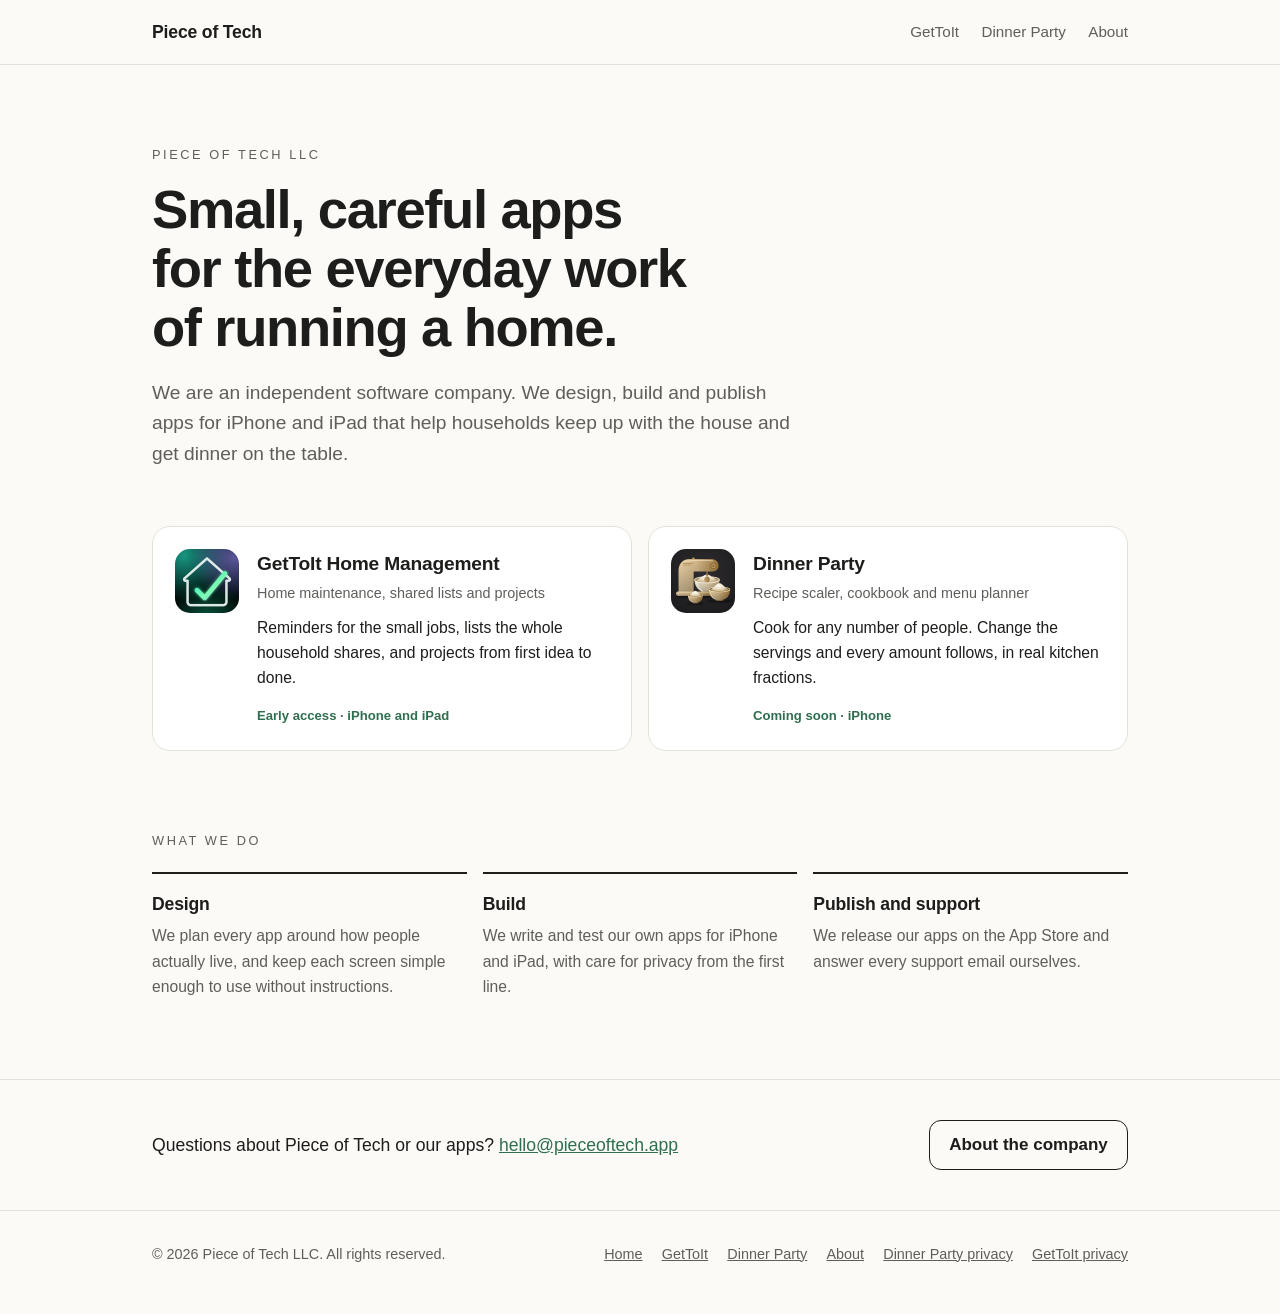
<file: index.html>
<!doctype html>
<html lang="en">
<head>
<meta charset="utf-8">
<meta name="viewport" content="width=device-width, initial-scale=1">
<title>Piece of Tech LLC · Apps for life at home</title>
<meta name="description" content="Piece of Tech LLC is an independent software company that designs, builds and publishes apps for iPhone and iPad, including GetToIt Home Management and Dinner Party.">
<meta property="og:title" content="Piece of Tech LLC · Apps for life at home">
<meta property="og:description" content="Piece of Tech LLC is an independent software company that designs, builds and publishes apps for iPhone and iPad, including GetToIt Home Management and Dinner Party.">
<meta property="og:url" content="https://pieceoftech.app/">
<meta property="og:type" content="website">
<meta property="og:site_name" content="Piece of Tech LLC">
<link rel="canonical" href="https://pieceoftech.app/">
<link rel="stylesheet" href="/assets/site.css">
</head>
<body>
<header class="top">
  <div class="wrap">
    <a class="wordmark" href="/">Piece of Tech</a>
    <nav aria-label="Main">
      <a href="/apps/gettoit/">GetToIt</a>
      <a href="/apps/dinner-party/">Dinner Party</a>
      <a href="/about/">About</a>
    </nav>
  </div>
</header>

<main>
<section class="wrap intro" aria-labelledby="intro-title">
  <p class="eyebrow">Piece of Tech LLC</p>
  <h1 id="intro-title">Small, careful apps for the everyday work of running a home.</h1>
  <p class="lead">We are an independent software company. We design, build and publish apps for iPhone and iPad that help households keep up with the house and get dinner on the table.</p>
</section>

<section class="wrap apps" aria-label="Our apps">
  <a class="app-card" href="/apps/gettoit/">
    <img src="/assets/gettoit/icon.png" alt="" width="64" height="64">
    <div>
      <h2>GetToIt Home Management</h2>
      <p class="kind">Home maintenance, shared lists and projects</p>
      <p>Reminders for the small jobs, lists the whole household shares, and projects from first idea to done.</p>
      <span class="status">Early access · iPhone and iPad</span>
    </div>
  </a>
  <a class="app-card" href="/apps/dinner-party/">
    <img src="/assets/dinner-party/icon.png" alt="" width="64" height="64">
    <div>
      <h2>Dinner Party</h2>
      <p class="kind">Recipe scaler, cookbook and menu planner</p>
      <p>Cook for any number of people. Change the servings and every amount follows, in real kitchen fractions.</p>
      <span class="status">Coming soon · iPhone</span>
    </div>
  </a>
</section>

<section class="wrap what" aria-labelledby="what-title">
  <h2 id="what-title">What we do</h2>
  <div><h3>Design</h3><p>We plan every app around how people actually live, and keep each screen simple enough to use without instructions.</p></div>
  <div><h3>Build</h3><p>We write and test our own apps for iPhone and iPad, with care for privacy from the first line.</p></div>
  <div><h3>Publish and support</h3><p>We release our apps on the App Store and answer every support email ourselves.</p></div>
</section>

<section class="contact-band" aria-label="Contact">
  <div class="wrap">
    <p>Questions about Piece of Tech or our apps? <a href="mailto:hello@pieceoftech.app">hello@pieceoftech.app</a></p>
    <a class="btn" href="/about/">About the company</a>
  </div>
</section>
</main>

<footer>
  <div class="wrap">
    <span>&copy; 2026 Piece of Tech LLC. All rights reserved.</span>
    <span class="links"><a href="/">Home</a><a href="/apps/gettoit/">GetToIt</a><a href="/apps/dinner-party/">Dinner Party</a><a href="/about/">About</a><a href="/dinner-party/">Dinner Party privacy</a><a href="https://gettoithome.com/privacy">GetToIt privacy</a></span>
  </div>
</footer>
</body>
</html>
</file>
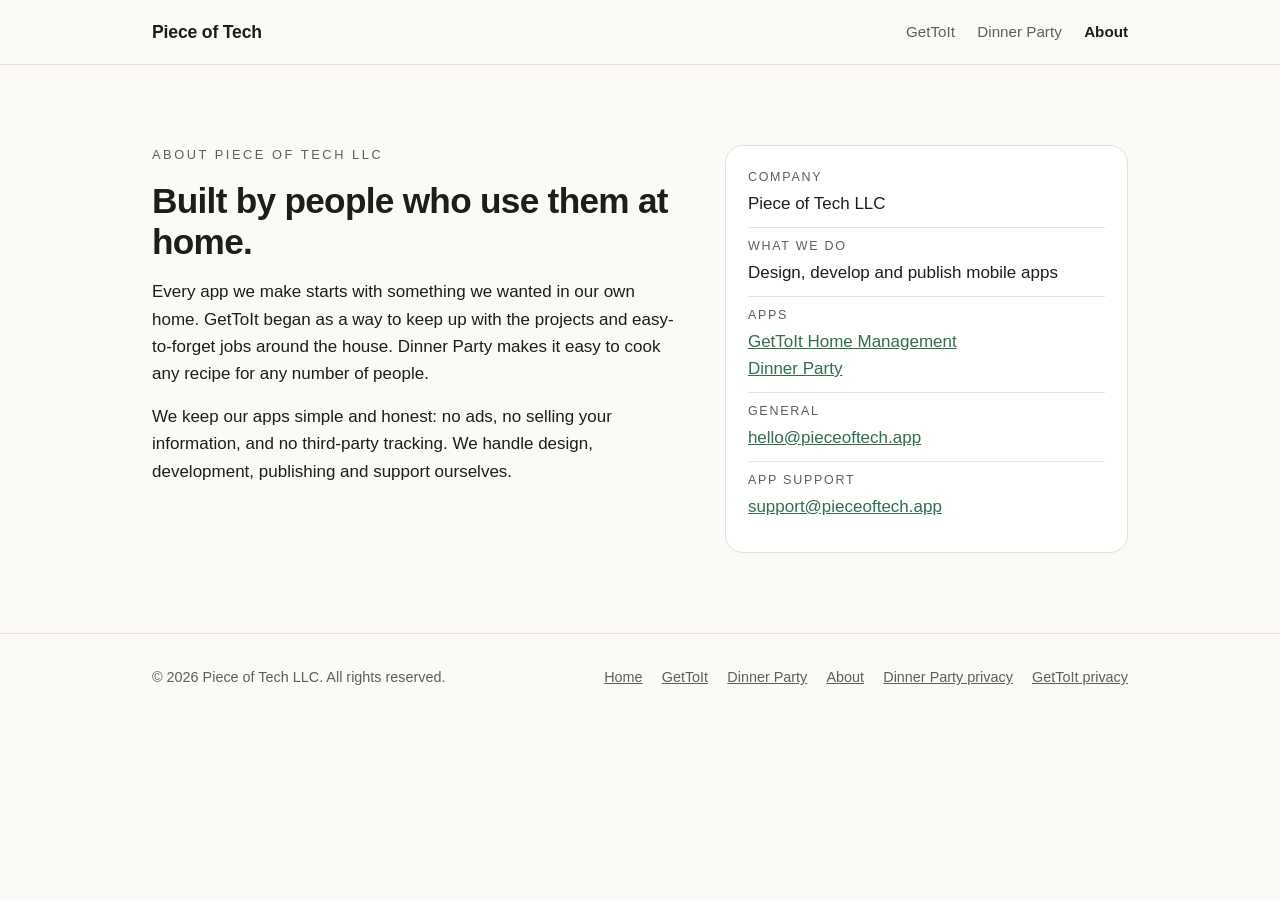
<file: about/index.html>
<!doctype html>
<html lang="en">
<head>
<meta charset="utf-8">
<meta name="viewport" content="width=device-width, initial-scale=1">
<title>About and contact · Piece of Tech LLC</title>
<meta name="description" content="About Piece of Tech LLC, the independent software company behind GetToIt Home Management and Dinner Party, and how to contact us.">
<meta property="og:title" content="About and contact · Piece of Tech LLC">
<meta property="og:description" content="About Piece of Tech LLC, the independent software company behind GetToIt Home Management and Dinner Party, and how to contact us.">
<meta property="og:url" content="https://pieceoftech.app/about/">
<meta property="og:type" content="website">
<meta property="og:site_name" content="Piece of Tech LLC">
<link rel="canonical" href="https://pieceoftech.app/about/">
<link rel="stylesheet" href="/assets/site.css">
</head>
<body>
<header class="top">
  <div class="wrap">
    <a class="wordmark" href="/">Piece of Tech</a>
    <nav aria-label="Main">
      <a href="/apps/gettoit/">GetToIt</a>
      <a href="/apps/dinner-party/">Dinner Party</a>
      <a href="/about/" aria-current="page">About</a>
    </nav>
  </div>
</header>

<main>
<section class="wrap about" id="about" aria-labelledby="about-title">
  <div class="about-grid">
    <div>
      <p class="eyebrow">About Piece of Tech LLC</p>
      <h1 id="about-title" class="about-h1">Built by people who use them at home.</h1>
      <p>Every app we make starts with something we wanted in our own home. GetToIt began as a way to keep up with the projects and easy-to-forget jobs around the house. Dinner Party makes it easy to cook any recipe for any number of people.</p>
      <p>We keep our apps simple and honest: no ads, no selling your information, and no third-party tracking. We handle design, development, publishing and support ourselves.</p>
    </div>
    <dl class="facts" id="contact">
      <div><dt>Company</dt><dd>Piece of Tech LLC</dd></div>
      <div><dt>What we do</dt><dd>Design, develop and publish mobile apps</dd></div>
      <div><dt>Apps</dt><dd><a href="/apps/gettoit/">GetToIt Home Management</a><br><a href="/apps/dinner-party/">Dinner Party</a></dd></div>
      <div><dt>General</dt><dd><a href="mailto:hello@pieceoftech.app">hello@pieceoftech.app</a></dd></div>
      <div><dt>App support</dt><dd><a href="mailto:support@pieceoftech.app">support@pieceoftech.app</a></dd></div>
    </dl>
  </div>
</section>
</main>

<footer>
  <div class="wrap">
    <span>&copy; 2026 Piece of Tech LLC. All rights reserved.</span>
    <span class="links"><a href="/">Home</a><a href="/apps/gettoit/">GetToIt</a><a href="/apps/dinner-party/">Dinner Party</a><a href="/about/">About</a><a href="/dinner-party/">Dinner Party privacy</a><a href="https://gettoithome.com/privacy">GetToIt privacy</a></span>
  </div>
</footer>
</body>
</html>
</file>
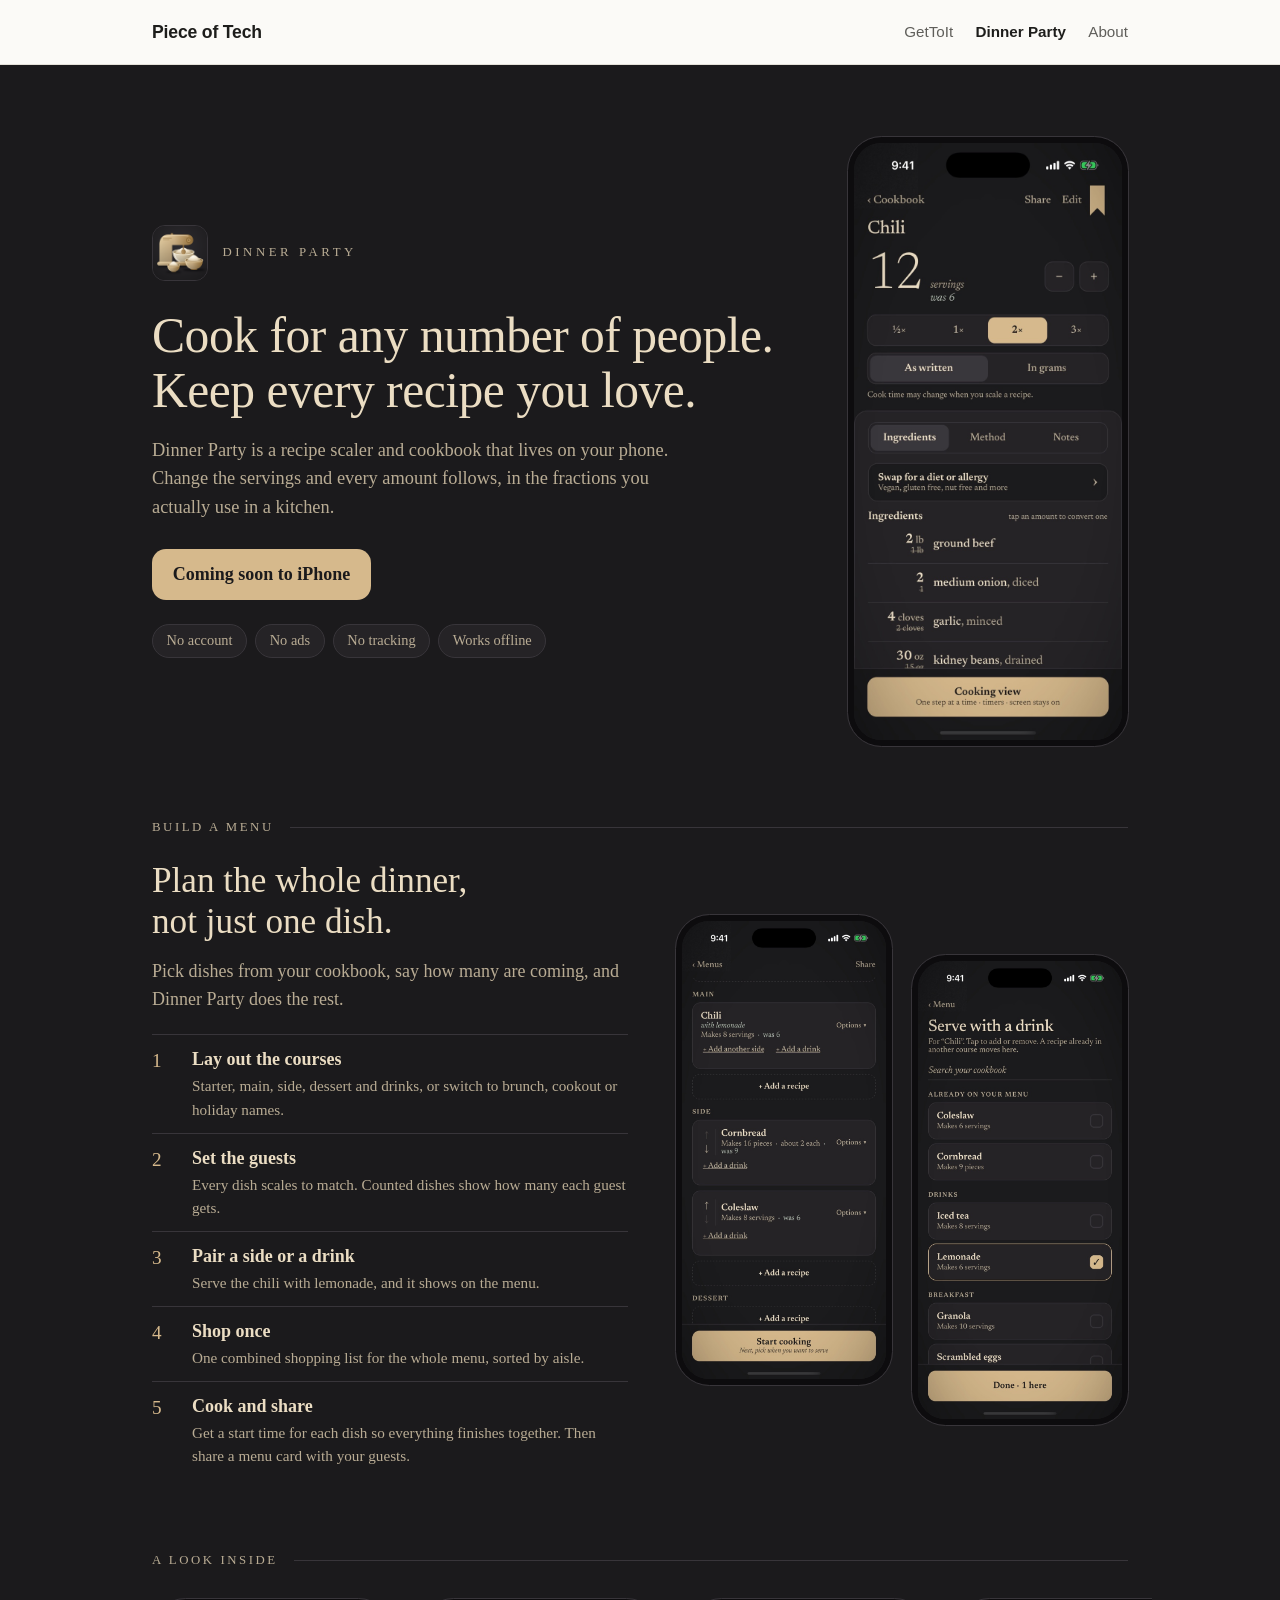
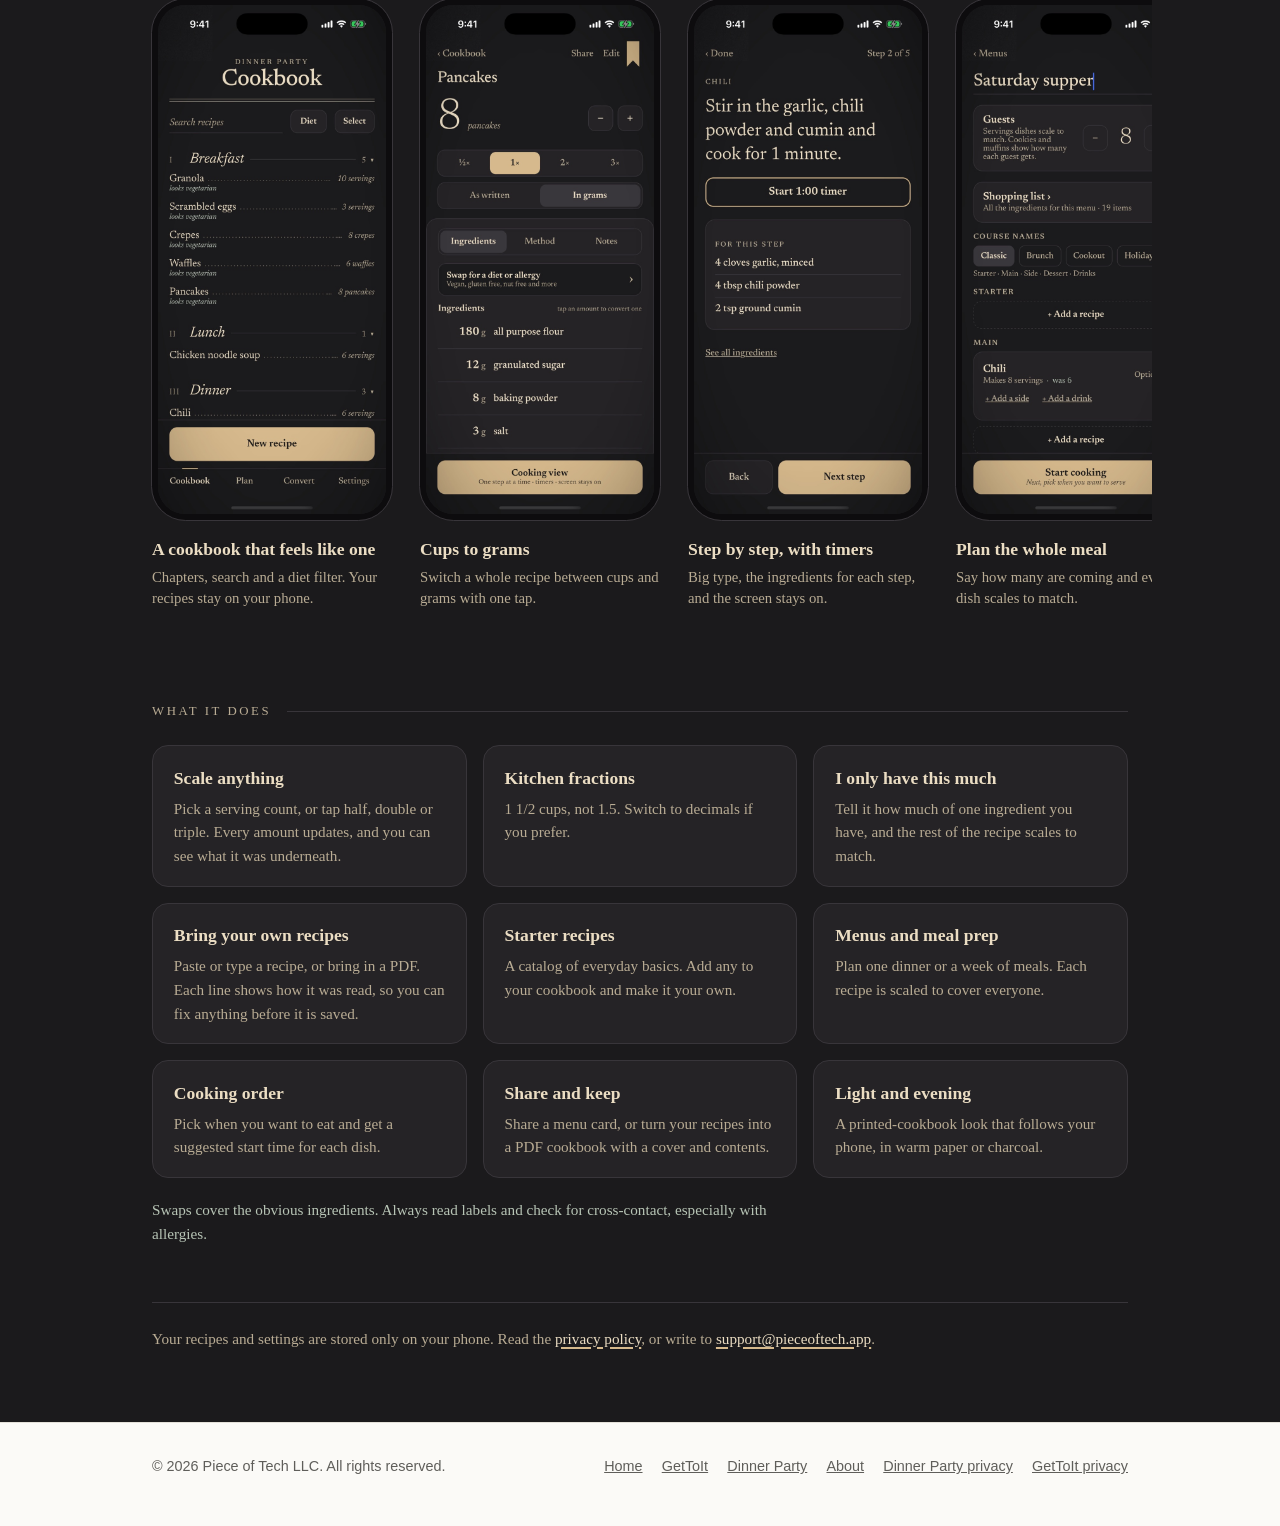
<file: apps/dinner-party/index.html>
<!doctype html>
<html lang="en">
<head>
<meta charset="utf-8">
<meta name="viewport" content="width=device-width, initial-scale=1">
<title>Dinner Party · Piece of Tech LLC</title>
<meta name="description" content="Dinner Party by Piece of Tech LLC is a recipe scaler, cookbook and menu planner for iPhone. Coming soon.">
<meta property="og:title" content="Dinner Party · Piece of Tech LLC">
<meta property="og:description" content="Dinner Party by Piece of Tech LLC is a recipe scaler, cookbook and menu planner for iPhone. Coming soon.">
<meta property="og:url" content="https://pieceoftech.app/apps/dinner-party/">
<meta property="og:type" content="website">
<meta property="og:site_name" content="Piece of Tech LLC">
<link rel="canonical" href="https://pieceoftech.app/apps/dinner-party/">
<link rel="stylesheet" href="/assets/site.css">
</head>
<body>
<header class="top">
  <div class="wrap">
    <a class="wordmark" href="/">Piece of Tech</a>
    <nav aria-label="Main">
      <a href="/apps/gettoit/">GetToIt</a>
      <a href="/apps/dinner-party/" aria-current="page">Dinner Party</a>
      <a href="/about/">About</a>
    </nav>
  </div>
</header>

<main>
<section class="dp" id="dinner-party" aria-labelledby="dp-title">
  <div class="dp-inner">
    <div class="dp-hero">
      <div>
        <p class="dp-brand"><img src="/assets/dinner-party/icon.png" alt="" width="56" height="56"><span>Dinner Party</span></p>
        <h1 id="dp-title" class="dp-h1">Cook for any number of people. Keep every recipe you love.</h1>
        <p class="dp-dek">Dinner Party is a recipe scaler and cookbook that lives on your phone. Change the servings and every amount follows, in the fractions you actually use in a kitchen.</p>
        <p class="dp-soon">Coming soon to iPhone</p>
        <ul class="dp-facts">
          <li>No account</li>
          <li>No ads</li>
          <li>No tracking</li>
          <li>Works offline</li>
        </ul>
      </div>
      <figure class="phone">
        <img src="/assets/dinner-party/02-scale.jpg" width="720" height="1565"
             alt="A chili recipe doubled from 6 to 12 servings. Each ingredient shows its new amount with the original amount underneath.">
      </figure>
    </div>

    <h3>Build a menu</h3>
    <div class="dp-menu">
      <div>
        <h4>Plan the whole dinner, not just one dish.</h4>
        <p>Pick dishes from your cookbook, say how many are coming, and Dinner Party does the rest.</p>
        <ol>
          <li><div><strong>Lay out the courses</strong><span>Starter, main, side, dessert and drinks, or switch to brunch, cookout or holiday names.</span></div></li>
          <li><div><strong>Set the guests</strong><span>Every dish scales to match. Counted dishes show how many each guest gets.</span></div></li>
          <li><div><strong>Pair a side or a drink</strong><span>Serve the chili with lemonade, and it shows on the menu.</span></div></li>
          <li><div><strong>Shop once</strong><span>One combined shopping list for the whole menu, sorted by aisle.</span></div></li>
          <li><div><strong>Cook and share</strong><span>Get a start time for each dish so everything finishes together. Then share a menu card with your guests.</span></div></li>
        </ol>
      </div>
      <div class="dp-menu-phones">
        <figure class="phone">
          <img loading="lazy" src="/assets/dinner-party/08-courses.jpg" width="720" height="1565"
               alt="A menu with chili served with lemonade as the main, and cornbread and coleslaw as sides, each scaled for 8 guests.">
        </figure>
        <figure class="phone">
          <img loading="lazy" src="/assets/dinner-party/09-pair.jpg" width="720" height="1565"
               alt="The Serve with a drink screen for chili, with lemonade ticked.">
        </figure>
      </div>
    </div>

    <h3>A look inside</h3>
    <div class="dp-shots" tabindex="0" role="group" aria-label="Dinner Party screenshots">
      <figure class="phone">
        <img loading="lazy" src="/assets/dinner-party/01-cookbook.jpg" width="720" height="1565"
             alt="The Cookbook screen with chapters for Breakfast, Lunch and Dinner and the recipes in each.">
        <figcaption><strong>A cookbook that feels like one</strong><small>Chapters, search and a diet filter. Your recipes stay on your phone.</small></figcaption>
      </figure>
      <figure class="phone">
        <img loading="lazy" src="/assets/dinner-party/03-grams.jpg" width="720" height="1565"
             alt="A pancake recipe shown in grams: 180 g all purpose flour, 12 g granulated sugar, 8 g baking powder.">
        <figcaption><strong>Cups to grams</strong><small>Switch a whole recipe between cups and grams with one tap.</small></figcaption>
      </figure>
      <figure class="phone">
        <img loading="lazy" src="/assets/dinner-party/04-cook.jpg" width="720" height="1565"
             alt="Cooking view on step 2 of 5, in large type, with a button to start a one minute timer and the ingredients for that step.">
        <figcaption><strong>Step by step, with timers</strong><small>Big type, the ingredients for each step, and the screen stays on.</small></figcaption>
      </figure>
      <figure class="phone">
        <img loading="lazy" src="/assets/dinner-party/05-menu.jpg" width="720" height="1565"
             alt="A menu called Saturday supper set for 8 guests, with chili scaled up from 6 servings.">
        <figcaption><strong>Plan the whole meal</strong><small>Say how many are coming and every dish scales to match.</small></figcaption>
      </figure>
      <figure class="phone">
        <img loading="lazy" src="/assets/dinner-party/06-shopping.jpg" width="720" height="1565"
             alt="A shopping list of 19 items for 8 guests, grouped by aisle, with two items ticked off.">
        <figcaption><strong>One shopping list</strong><small>Every dish combined and sorted by aisle, with ticks.</small></figcaption>
      </figure>
      <figure class="phone">
        <img loading="lazy" src="/assets/dinner-party/07-swaps.jpg" width="720" height="1565"
             alt="The swap screen with diets such as vegan and gluten free, common allergies, and a reminder to always read labels.">
        <figcaption><strong>Swaps for diets and allergies</strong><small>Pick a diet or an allergy, then choose each replacement yourself.</small></figcaption>
      </figure>
    </div>

    <h3>What it does</h3>
    <div class="dp-grid">
      <div class="dp-card"><h4>Scale anything</h4><p>Pick a serving count, or tap half, double or triple. Every amount updates, and you can see what it was underneath.</p></div>
      <div class="dp-card"><h4>Kitchen fractions</h4><p>1 1/2 cups, not 1.5. Switch to decimals if you prefer.</p></div>
      <div class="dp-card"><h4>I only have this much</h4><p>Tell it how much of one ingredient you have, and the rest of the recipe scales to match.</p></div>
      <div class="dp-card"><h4>Bring your own recipes</h4><p>Paste or type a recipe, or bring in a PDF. Each line shows how it was read, so you can fix anything before it is saved.</p></div>
      <div class="dp-card"><h4>Starter recipes</h4><p>A catalog of everyday basics. Add any to your cookbook and make it your own.</p></div>
      <div class="dp-card"><h4>Menus and meal prep</h4><p>Plan one dinner or a week of meals. Each recipe is scaled to cover everyone.</p></div>
      <div class="dp-card"><h4>Cooking order</h4><p>Pick when you want to eat and get a suggested start time for each dish.</p></div>
      <div class="dp-card"><h4>Share and keep</h4><p>Share a menu card, or turn your recipes into a PDF cookbook with a cover and contents.</p></div>
      <div class="dp-card"><h4>Light and evening</h4><p>A printed-cookbook look that follows your phone, in warm paper or charcoal.</p></div>
    </div>
    <p class="dp-note">Swaps cover the obvious ingredients. Always read labels and check for cross-contact, especially with allergies.</p>

    <p class="dp-foot">Your recipes and settings are stored only on your phone. Read the <a href="/dinner-party/">privacy policy</a>, or write to <a href="mailto:support@pieceoftech.app">support@pieceoftech.app</a>.</p>
  </div>
</section>
</main>

<footer>
  <div class="wrap">
    <span>&copy; 2026 Piece of Tech LLC. All rights reserved.</span>
    <span class="links"><a href="/">Home</a><a href="/apps/gettoit/">GetToIt</a><a href="/apps/dinner-party/">Dinner Party</a><a href="/about/">About</a><a href="/dinner-party/">Dinner Party privacy</a><a href="https://gettoithome.com/privacy">GetToIt privacy</a></span>
  </div>
</footer>
</body>
</html>
</file>
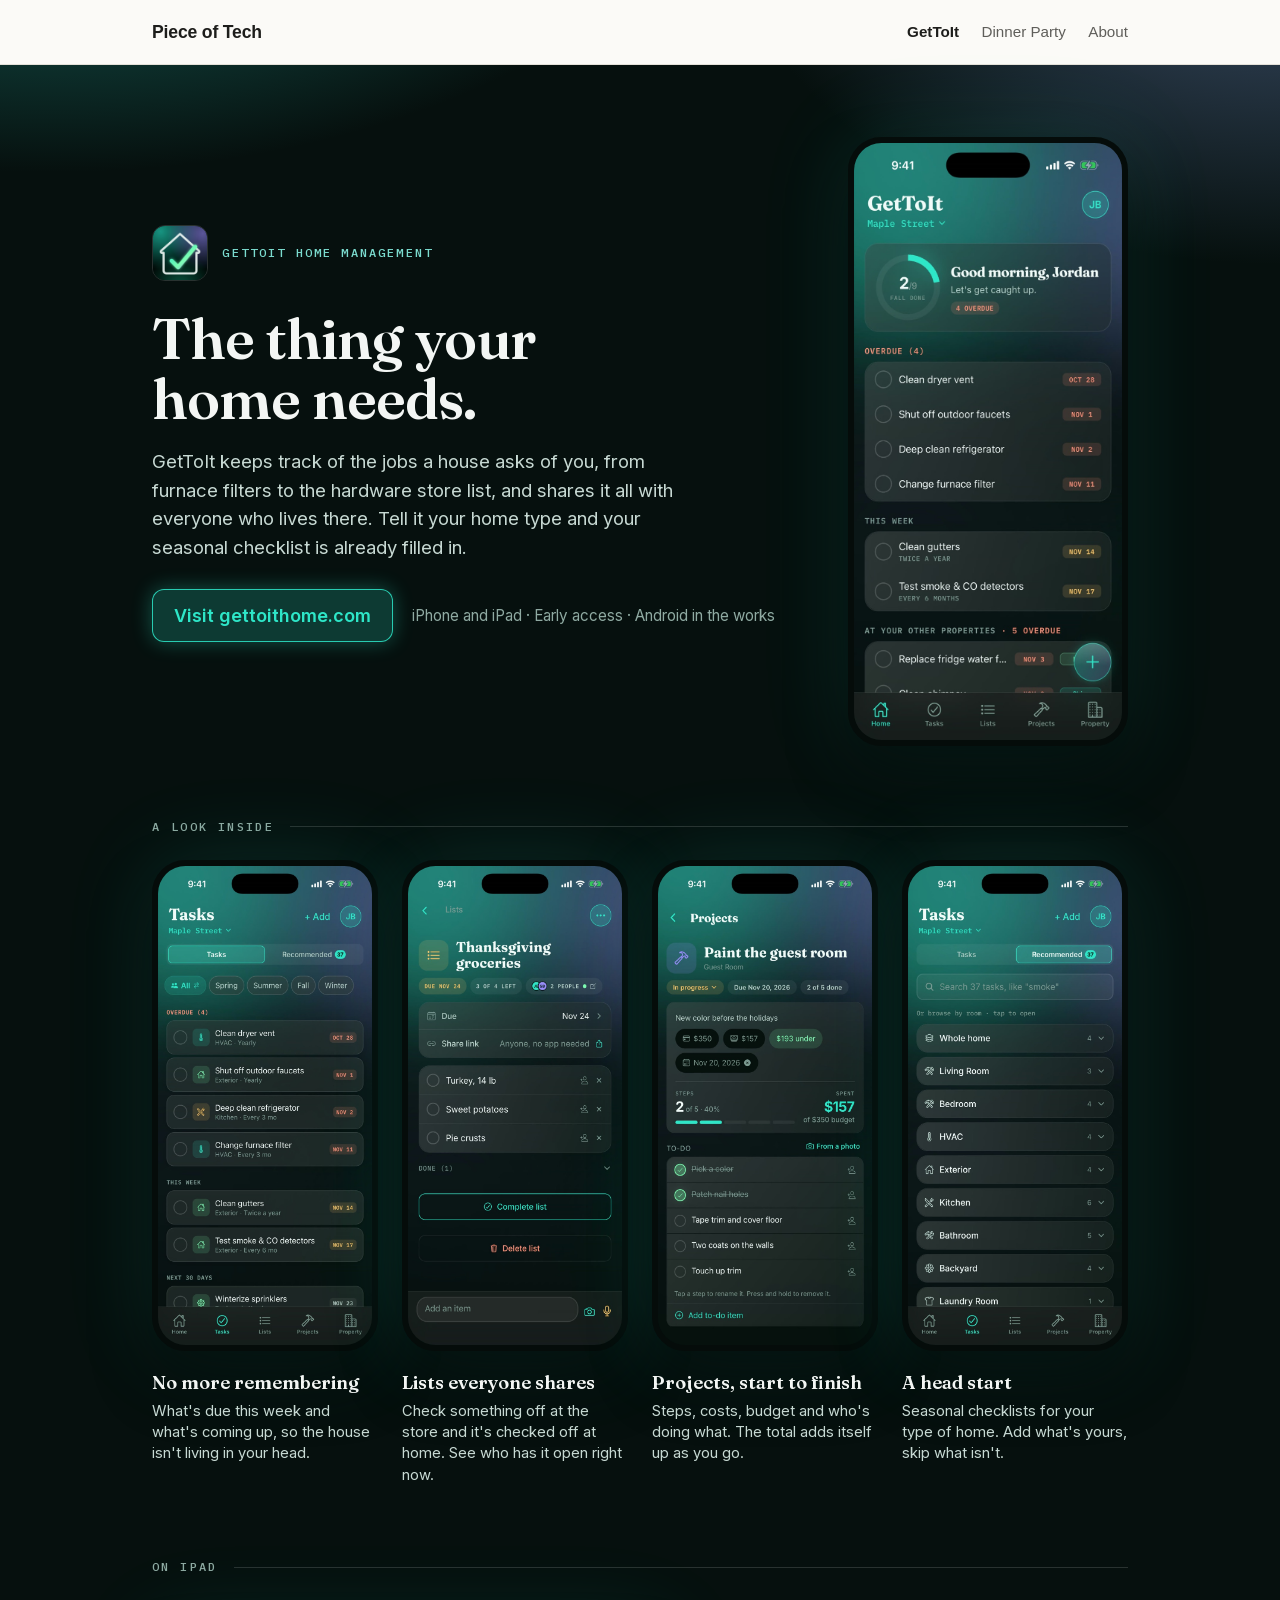
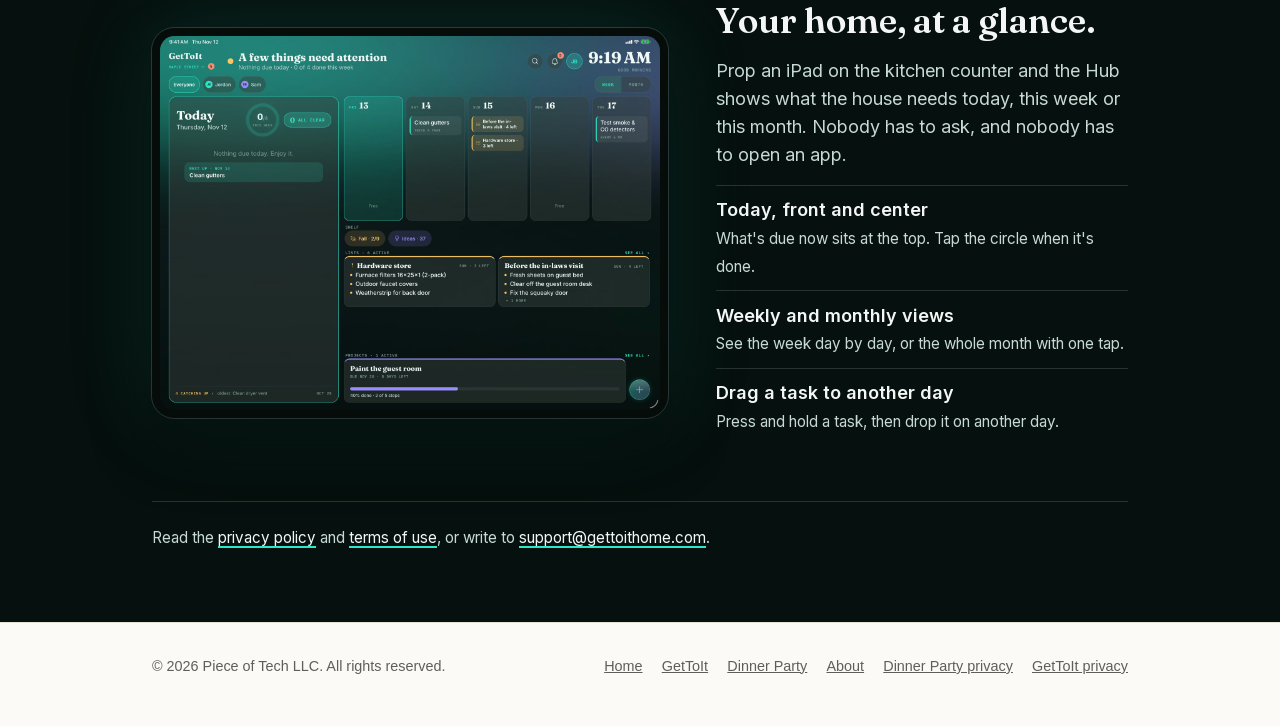
<file: apps/gettoit/index.html>
<!doctype html>
<html lang="en">
<head>
<meta charset="utf-8">
<meta name="viewport" content="width=device-width, initial-scale=1">
<title>GetToIt Home Management · Piece of Tech LLC</title>
<meta name="description" content="GetToIt Home Management by Piece of Tech LLC: reminders for the small jobs, lists the whole household shares, and projects from first idea to done. For iPhone and iPad.">
<meta property="og:title" content="GetToIt Home Management · Piece of Tech LLC">
<meta property="og:description" content="GetToIt Home Management by Piece of Tech LLC: reminders for the small jobs, lists the whole household shares, and projects from first idea to done. For iPhone and iPad.">
<meta property="og:url" content="https://pieceoftech.app/apps/gettoit/">
<meta property="og:type" content="website">
<meta property="og:site_name" content="Piece of Tech LLC">
<link rel="canonical" href="https://pieceoftech.app/apps/gettoit/">
<link rel="stylesheet" href="/assets/fonts/fonts.css">
<link rel="stylesheet" href="/assets/site.css">
</head>
<body>
<header class="top">
  <div class="wrap">
    <a class="wordmark" href="/">Piece of Tech</a>
    <nav aria-label="Main">
      <a href="/apps/gettoit/" aria-current="page">GetToIt</a>
      <a href="/apps/dinner-party/">Dinner Party</a>
      <a href="/about/">About</a>
    </nav>
  </div>
</header>

<main>
<section class="gt" id="gettoit" aria-labelledby="gt-title">
  <div class="gt-inner">
    <div class="gt-hero">
      <div>
        <p class="gt-brand"><img src="/assets/gettoit/icon.png" alt="" width="56" height="56"><span>GetToIt Home Management</span></p>
        <h1 id="gt-title" class="gt-h1">The thing your home needs.</h1>
        <p class="gt-dek">GetToIt keeps track of the jobs a house asks of you, from furnace filters to the hardware store list, and shares it all with everyone who lives there. Tell it your home type and your seasonal checklist is already filled in.</p>
        <a class="gt-cta" href="https://gettoithome.com/">Visit gettoithome.com</a>
        <span class="gt-plat">iPhone and iPad · Early access · Android in the works</span>
      </div>
      <figure class="phone">
        <img src="/assets/gettoit/home.jpg" width="720" height="1565"
             alt="The GetToIt home screen: a greeting, fall progress, three tasks due this week, a pinned list, and shared lists.">
      </figure>
    </div>

    <h3>A look inside</h3>
    <div class="gt-shots">
      <figure class="phone">
        <img loading="lazy" src="/assets/gettoit/tasks.jpg" width="720" height="1565" alt="Tasks sorted into this week, the next 30 days, and upcoming.">
        <figcaption><strong>No more remembering</strong><small>What's due this week and what's coming up, so the house isn't living in your head.</small></figcaption>
      </figure>
      <figure class="phone">
        <img loading="lazy" src="/assets/gettoit/list.jpg" width="720" height="1565" alt="A shared Thanksgiving groceries list with items to tick off.">
        <figcaption><strong>Lists everyone shares</strong><small>Check something off at the store and it's checked off at home. See who has it open right now.</small></figcaption>
      </figure>
      <figure class="phone">
        <img loading="lazy" src="/assets/gettoit/project.jpg" width="720" height="1565" alt="A painting project with steps, a budget, and a shopping list.">
        <figcaption><strong>Projects, start to finish</strong><small>Steps, costs, budget and who's doing what. The total adds itself up as you go.</small></figcaption>
      </figure>
      <figure class="phone">
        <img loading="lazy" src="/assets/gettoit/recommended.jpg" width="720" height="1565" alt="Recommended tasks grouped by area, each one tap to add.">
        <figcaption><strong>A head start</strong><small>Seasonal checklists for your type of home. Add what's yours, skip what isn't.</small></figcaption>
      </figure>
    </div>

    <h3>On iPad</h3>
    <div class="gt-hub">
      <img loading="lazy" src="/assets/gettoit/hub.jpg" width="1600" height="1200"
           alt="The GetToIt Hub on an iPad: today's tasks with a check circle, what was done today, and the week laid out day by day.">
      <div>
        <h4>Your home, at a glance.</h4>
        <p>Prop an iPad on the kitchen counter and the Hub shows what the house needs today, this week or this month. Nobody has to ask, and nobody has to open an app.</p>
        <ul>
          <li><strong>Today, front and center</strong><span>What's due now sits at the top. Tap the circle when it's done.</span></li>
          <li><strong>Weekly and monthly views</strong><span>See the week day by day, or the whole month with one tap.</span></li>
          <li><strong>Drag a task to another day</strong><span>Press and hold a task, then drop it on another day.</span></li>
        </ul>
      </div>
    </div>

    <p class="gt-foot">Read the <a href="https://gettoithome.com/privacy">privacy policy</a> and <a href="https://gettoithome.com/terms">terms of use</a>, or write to <a href="mailto:support@gettoithome.com">support@gettoithome.com</a>.</p>
  </div>
</section>
</main>

<footer>
  <div class="wrap">
    <span>&copy; 2026 Piece of Tech LLC. All rights reserved.</span>
    <span class="links"><a href="/">Home</a><a href="/apps/gettoit/">GetToIt</a><a href="/apps/dinner-party/">Dinner Party</a><a href="/about/">About</a><a href="/dinner-party/">Dinner Party privacy</a><a href="https://gettoithome.com/privacy">GetToIt privacy</a></span>
  </div>
</footer>
</body>
</html>
</file>
<file: assets/site.css>
:root { --bg:#fbfaf7; --fg:#1d1d1b; --muted:#5f5e5a; --line:#e4e1d9; --panel:#ffffff; --accent:#2f6f4e; }
@media (prefers-color-scheme: dark) {
  :root { --bg:#161715; --fg:#f1efe9; --muted:#a3a198; --line:#2b2c28; --panel:#1e1f1c; --accent:#7fc29c; }
}
* { box-sizing: border-box; }
html { scroll-behavior:smooth; }
body { margin:0; background:var(--bg); color:var(--fg);
       font:17px/1.6 -apple-system, BlinkMacSystemFont, "Segoe UI", Roboto, sans-serif; }
a { color:var(--accent); }
a:focus-visible { outline:2px solid var(--accent); outline-offset:3px; border-radius:3px; }
.wrap { max-width:64rem; margin:0 auto; padding:0 1.5rem; }

/* Company header and intro */
.top { border-bottom:1px solid var(--line); }
.top .wrap { display:flex; align-items:center; justify-content:space-between; gap:1rem; min-height:4rem; flex-wrap:wrap; }
.wordmark { font-weight:700; font-size:1.1rem; letter-spacing:-.01em; color:var(--fg); text-decoration:none; }
.top nav { display:flex; gap:1.4rem; flex-wrap:wrap; font-size:.95rem; }
.top nav a { color:var(--muted); text-decoration:none; }
.top nav a:hover { color:var(--fg); }

.intro { padding-top:5rem; padding-bottom:3.5rem; }
.eyebrow { font-size:.8rem; letter-spacing:.2em; text-transform:uppercase; color:var(--muted); margin:0 0 1rem; }
.intro h1 { font-size:clamp(2.2rem, 5.5vw, 3.4rem); line-height:1.08; letter-spacing:-.025em; font-weight:700; margin:0 0 1.25rem; max-width:44rem; text-wrap:balance; }
.intro .lead { font-size:1.2rem; color:var(--muted); margin:0; max-width:40rem; }

.apps { display:grid; grid-template-columns:repeat(auto-fit, minmax(18rem, 1fr)); gap:1rem; padding-bottom:5rem; }
.app-card { display:grid; grid-template-columns:auto 1fr; gap:1.1rem; align-items:start; text-decoration:none; color:var(--fg);
            background:var(--panel); border:1px solid var(--line); border-radius:18px; padding:1.4rem; transition:border-color .15s; }
.app-card:hover { border-color:var(--accent); }
.app-card img { width:64px; height:64px; border-radius:15px; display:block; }
.app-card h2 { font-size:1.2rem; margin:0 0 .15rem; letter-spacing:-.01em; }
.app-card .kind { color:var(--muted); font-size:.9rem; margin:0 0 .6rem; }
.app-card p { margin:0; font-size:.98rem; }
.app-card .status { display:inline-block; margin-top:.9rem; font-size:.82rem; font-weight:600; color:var(--accent); }

/* About and footer */
.about { padding-top:5rem; padding-bottom:5rem; }
.about-grid { display:grid; grid-template-columns:minmax(0,1.3fr) minmax(0,1fr); gap:3rem; }
.about h2, .about .about-h1 { font-size:clamp(1.7rem, 3.5vw, 2.2rem); letter-spacing:-.02em; line-height:1.15; margin:0 0 1rem; }
.about p { margin:0 0 1rem; max-width:36rem; }
.facts { margin:0; padding:1.4rem; background:var(--panel); border:1px solid var(--line); border-radius:18px; }
.facts div { padding:.6rem 0; border-top:1px solid var(--line); }
.facts div:first-child { border-top:0; padding-top:0; }
.facts dt { font-size:.78rem; letter-spacing:.14em; text-transform:uppercase; color:var(--muted); }
.facts dd { margin:.1rem 0 0; }
footer { border-top:1px solid var(--line); padding:2rem 0 3rem; color:var(--muted); font-size:.9rem; }
footer .wrap { display:flex; justify-content:space-between; gap:1rem 2rem; flex-wrap:wrap; }
footer a { color:var(--muted); }
@media (max-width: 760px) {
  .intro { padding-top:3.5rem; padding-bottom:2.5rem; }
  .about-grid { grid-template-columns:1fr; gap:2rem; }
}

/* GetToIt showcase. Matches gettoithome.com: aurora glow on near-black, glass cards, Fraunces headings. */
.gt { --gt-ground:#06100E; --gt-glow:46, 230, 200; --gt-border:rgba(255,255,255,.14); --gt-ink:#F3F6F4;
      --gt-muted:#C7D9D3; --gt-soft:#8FAAA2; --gt-accent:#2EE6C8;
      background:
        radial-gradient(1100px 640px at 4% -14%, rgba(32,139,130,.95), transparent 64%),
        radial-gradient(900px 600px at 100% -8%, rgba(68,88,119,.95), transparent 62%),
        var(--gt-ground);
      color:var(--gt-ink); font-family:Inter, -apple-system, BlinkMacSystemFont, "Segoe UI", sans-serif; font-size:18px; line-height:1.55; }
.gt-inner { max-width:64rem; margin:0 auto; padding:4.5rem 1.5rem; }
.gt a { color:var(--gt-ink); text-decoration-color:var(--gt-accent); text-decoration-thickness:2px; text-underline-offset:3px; }
.gt a:focus-visible { outline:2px solid var(--gt-accent); }
.gt-hero { display:grid; grid-template-columns:minmax(0,1fr) auto; gap:3.5rem; align-items:center; }
.gt-brand { display:flex; align-items:center; gap:.9rem; margin:0 0 1.75rem; }
.gt-brand img { width:56px; height:56px; border-radius:13px; border:1px solid var(--gt-border); display:block; }
.gt-brand span { font-family:"IBM Plex Mono", ui-monospace, monospace; font-size:.75rem; letter-spacing:.18em; text-transform:uppercase; color:#7BDCCF; }
.gt h2, .gt .gt-h1 { font-family:Fraunces, Georgia, serif; font-size:clamp(2.3rem, 5.5vw, 3.6rem);
         line-height:1.05; font-weight:600; letter-spacing:-.015em; margin:0 0 1.1rem; text-wrap:balance; }
.gt-dek { font-size:1.15rem; color:var(--gt-muted); margin:0 0 1.75rem; max-width:34rem; }
.gt-cta { display:inline-block; font-weight:600; text-decoration:none; border-radius:12px; padding:.7rem 1.3rem; margin:0 .9rem 1rem 0;
          background:rgba(var(--gt-glow), .2); border:1px solid rgba(var(--gt-glow), .85); color:var(--gt-accent) !important;
          box-shadow:0 0 20px rgba(var(--gt-glow), .32); transition:background .15s, box-shadow .15s; }
.gt-cta:hover { background:rgba(var(--gt-glow), .3); box-shadow:0 0 28px rgba(var(--gt-glow), .5); }
.gt-plat { color:var(--gt-soft); font-size:.95rem; }
.gt .phone img { border-color:#050c0a; background:#050c0a; outline-color:var(--gt-border);
                 box-shadow:0 30px 60px rgba(0,0,0,.4), 0 0 90px rgba(var(--gt-glow), .14); }
.gt-hero .phone { width:17.5rem; }
.gt h3 { font-family:"IBM Plex Mono", ui-monospace, monospace; font-size:.75rem; letter-spacing:.2em; text-transform:uppercase; font-weight:500; color:var(--gt-soft);
         margin:4.5rem 0 1.5rem; display:flex; align-items:center; gap:1rem; }
.gt h3::after { content:""; flex:1; height:1px; background:var(--gt-border); }
.gt-shots { display:grid; grid-template-columns:repeat(4, minmax(0,1fr)); gap:1.5rem; }
.gt-shots figcaption { margin-top:1.1rem; }
.gt-shots strong { display:block; font-family:Fraunces, Georgia, serif; font-weight:600; font-size:1.15rem; }
.gt-shots small { display:block; color:var(--gt-muted); font-size:.92rem; line-height:1.45; margin-top:.2rem; }
.gt-foot { margin:3.5rem 0 0; padding-top:1.5rem; border-top:1px solid var(--gt-border); color:var(--gt-muted); font-size:.95rem; }
@media (max-width: 900px) { .gt-shots { grid-template-columns:repeat(2, minmax(0,1fr)); } }
@media (max-width: 760px) {
  .gt-inner { padding:3.25rem 1.25rem; }
  .gt-hero { grid-template-columns:1fr; gap:2.5rem; }
  .gt-hero .phone { width:min(17rem, 78%); margin:0 auto; }
  .gt h3 { margin-top:3.5rem; }
}

/* Dinner Party showcase. Always the app's evening palette, to match the screenshots. */
.dp { --dp-bg:#1B1A1C; --dp-panel:#252326; --dp-border:#38353A; --dp-ink:#EBDDC3;
      --dp-muted:#B9AC94; --dp-accent:#D6B98C; --dp-sage:#B7C4B5;
      background:var(--dp-bg); color:var(--dp-ink);
      font-family:Newsreader, "Iowan Old Style", "Palatino Linotype", Palatino, Georgia, serif;
      font-size:18px; line-height:1.55; }
.dp-inner { max-width:64rem; margin:0 auto; padding:4.5rem 1.5rem; }
.dp a { color:var(--dp-ink); text-decoration-color:var(--dp-accent); text-decoration-thickness:2px; text-underline-offset:3px; }
.dp a:focus-visible { outline:2px solid var(--dp-accent); outline-offset:3px; border-radius:3px; }

.dp-hero { display:grid; grid-template-columns:minmax(0,1fr) auto; gap:3.5rem; align-items:center; }
.dp-brand { display:flex; align-items:center; gap:.9rem; margin:0 0 1.75rem; }
.dp-brand img { width:56px; height:56px; border-radius:13px; border:1px solid var(--dp-border); display:block; }
.dp-brand span { font-size:.8rem; letter-spacing:.28em; text-transform:uppercase; color:var(--dp-muted); }
.dp h2, .dp .dp-h1 { font-size:clamp(2.1rem, 5vw, 3.1rem); line-height:1.1; font-weight:500; letter-spacing:-.01em; margin:0 0 1.1rem; text-wrap:balance; }
.dp-dek { font-size:1.15rem; color:var(--dp-muted); margin:0 0 1.75rem; max-width:34rem; }
.dp-soon { display:inline-block; background:var(--dp-accent); color:var(--dp-bg); font-weight:600;
           border-radius:14px; padding:.7rem 1.3rem; margin:0 0 1.5rem; }
.dp-facts { list-style:none; margin:0; padding:0; display:flex; flex-wrap:wrap; gap:.5rem; }
.dp-facts li { border:1px solid var(--dp-border); background:var(--dp-panel); border-radius:999px;
               padding:.3rem .85rem; font-size:.9rem; color:var(--dp-muted); }

.phone { margin:0; }
.phone img { display:block; width:100%; height:auto; aspect-ratio:720/1565;
             border-radius:2.1rem; border:6px solid #0d0c0e; outline:1px solid var(--dp-border); background:#0d0c0e; }
.dp-hero .phone { width:17.5rem; }

.dp h3 { font-size:.8rem; letter-spacing:.2em; text-transform:uppercase; font-weight:500; color:var(--dp-muted);
         margin:4.5rem 0 1.5rem; display:flex; align-items:center; gap:1rem; }
.dp h3::after { content:""; flex:1; height:1px; background:var(--dp-border); }

.dp-shots { display:flex; gap:1.75rem; overflow-x:auto; scroll-snap-type:x mandatory;
            margin:0 -1.5rem; padding:.25rem 1.5rem 1.25rem; scrollbar-color:var(--dp-border) transparent; }
.dp-shots .phone { flex:0 0 15rem; scroll-snap-align:center; }
.dp-shots figcaption { margin-top:1rem; }
.dp-shots strong { display:block; font-weight:600; font-size:1.1rem; }
.dp-shots small { display:block; color:var(--dp-muted); font-size:.92rem; line-height:1.45; margin-top:.2rem; }

.dp-menu { display:grid; grid-template-columns:minmax(0,1fr) auto; gap:3rem; align-items:center; }
.dp-menu h4 { font-size:clamp(1.6rem, 3.5vw, 2.2rem); line-height:1.15; font-weight:500; margin:0 0 1rem; text-wrap:balance; }
.dp-menu p { color:var(--dp-muted); margin:0 0 1.25rem; max-width:32rem; }
.dp-menu ol { margin:0; padding:0; list-style:none; counter-reset:step; max-width:32rem; }
.dp-menu li { counter-increment:step; display:grid; grid-template-columns:2rem 1fr; gap:.5rem; padding:.7rem 0; border-top:1px solid var(--dp-border); }
.dp-menu li::before { content:counter(step); color:var(--dp-accent); font-size:1.2rem; }
.dp-menu li strong { font-weight:600; }
.dp-menu li span { display:block; color:var(--dp-muted); font-size:.95rem; }
.dp-menu-phones { display:flex; gap:1.25rem; }
.dp-menu-phones .phone { width:13.5rem; }
.dp-menu-phones .phone + .phone { margin-top:2.5rem; }
@media (max-width: 900px) {
  .dp-menu { grid-template-columns:1fr; }
  .dp-menu-phones { justify-content:center; }
  .dp-menu-phones .phone { width:min(13.5rem, 46%); }
}

.dp-grid { display:grid; grid-template-columns:repeat(auto-fit, minmax(16rem, 1fr)); gap:1rem; }
.dp-card { background:var(--dp-panel); border:1px solid var(--dp-border); border-radius:16px; padding:1.15rem 1.3rem; }
.dp-card h4 { font-size:1.1rem; font-weight:600; margin:0 0 .3rem; }
.dp-card p { margin:0; color:var(--dp-muted); font-size:.95rem; }
.dp-note { color:var(--dp-sage); font-size:.95rem; margin:1.25rem 0 0; max-width:40rem; }
.dp-foot { margin:3.5rem 0 0; padding-top:1.5rem; border-top:1px solid var(--dp-border); color:var(--dp-muted); font-size:.95rem; }

@media (max-width: 760px) {
  .dp-inner { padding:3.25rem 1.25rem; }
  .dp-hero { grid-template-columns:1fr; gap:2.5rem; }
  .dp-hero .phone { width:min(17rem, 78%); margin:0 auto; }
  .dp-shots { margin:0 -1.25rem; padding-left:1.25rem; padding-right:1.25rem; gap:1.25rem; }
  .dp-shots .phone { flex-basis:13.5rem; }
  .dp h3 { margin-top:3.5rem; }
}

/* Multi-page additions */
.top nav a[aria-current="page"] { color:var(--fg); font-weight:600; }
.wordmark { display:flex; align-items:center; gap:.55rem; }
.page-head { padding-top:4.5rem; padding-bottom:1rem; }
.page-head h1 { font-size:clamp(2rem, 5vw, 3rem); line-height:1.1; letter-spacing:-.025em; margin:0 0 1rem; }
.what { display:grid; grid-template-columns:repeat(auto-fit, minmax(15rem, 1fr)); gap:1rem; padding-bottom:5rem; }
.what h2 { grid-column:1/-1; font-size:.8rem; letter-spacing:.2em; text-transform:uppercase; color:var(--muted); font-weight:500; margin:0 0 .25rem; }
.what div { border-top:2px solid var(--fg); padding-top:1rem; }
.what h3 { font-size:1.1rem; margin:0 0 .35rem; letter-spacing:-.01em; }
.what p { margin:0; color:var(--muted); font-size:.98rem; }
.contact-band { border-top:1px solid var(--line); }
.contact-band .wrap { display:flex; flex-wrap:wrap; align-items:center; justify-content:space-between; gap:1rem 2rem; padding-top:2.5rem; padding-bottom:2.5rem; }
.contact-band p { margin:0; font-size:1.1rem; }
.btn { display:inline-block; border:1px solid var(--fg); color:var(--fg); text-decoration:none; font-weight:600; border-radius:12px; padding:.65rem 1.2rem; }
.btn:hover { background:var(--fg); color:var(--bg); }
footer .links { display:flex; flex-wrap:wrap; gap:.4rem 1.2rem; }

/* GetToIt iPad Hub block */
.gt-hub { display:grid; grid-template-columns:minmax(0,1.25fr) minmax(0,1fr); gap:3rem; align-items:center; }
.gt-hub img { width:100%; height:auto; display:block; border-radius:1.4rem; border:8px solid #050c0a; outline:1px solid var(--gt-border);
              box-shadow:0 30px 60px rgba(0,0,0,.4), 0 0 90px rgba(var(--gt-glow), .14); }
.gt-hub h4 { font-family:Fraunces, Georgia, serif; font-size:clamp(1.6rem, 3.5vw, 2.2rem); line-height:1.15; font-weight:600; margin:0 0 1rem; }
.gt-hub p { color:var(--gt-muted); margin:0 0 1rem; }
.gt-hub ul { margin:0; padding:0; list-style:none; }
.gt-hub li { padding:.65rem 0; border-top:1px solid var(--gt-border); }
.gt-hub li strong { display:block; }
.gt-hub li span { color:var(--gt-muted); font-size:.95rem; }
@media (max-width: 900px) { .gt-hub { grid-template-columns:1fr; } }
</file>
<file: assets/fonts/fonts.css>
/* Self-hosted Google Fonts (SIL Open Font License 1.1, see the OFL-*.txt files here).
   Served from this site so visitors' browsers never contact Google. */

/* Fraunces latin-ext */
@font-face {
  font-family: 'Fraunces';
  font-style: normal;
  font-weight: 600;
  font-display: swap;
  src: url(/assets/fonts/Fraunces-latin-ext-6NUu8FyLNQ.woff2) format('woff2');
  unicode-range: U+0100-02BA, U+02BD-02C5, U+02C7-02CC, U+02CE-02D7, U+02DD-02FF, U+0304, U+0308, U+0329, U+1D00-1DBF, U+1E00-1E9F, U+1EF2-1EFF, U+2020, U+20A0-20AB, U+20AD-20C4, U+2113, U+2C60-2C7F, U+A720-A7FF;
}

/* Fraunces latin */
@font-face {
  font-family: 'Fraunces';
  font-style: normal;
  font-weight: 600;
  font-display: swap;
  src: url(/assets/fonts/Fraunces-latin-6NUu8FyLNQ.woff2) format('woff2');
  unicode-range: U+0000-00FF, U+0131, U+0152-0153, U+02BB-02BC, U+02C6, U+02DA, U+02DC, U+0304, U+0308, U+0329, U+2000-206F, U+20AC, U+2122, U+2191, U+2193, U+2212, U+2215, U+FEFF, U+FFFD;
}

/* IBM Plex Mono latin-ext */
@font-face {
  font-family: 'IBM Plex Mono';
  font-style: normal;
  font-weight: 500;
  font-display: swap;
  src: url(/assets/fonts/IBMPlexMono-latin-ext--F6qfjptAg.woff2) format('woff2');
  unicode-range: U+0100-02BA, U+02BD-02C5, U+02C7-02CC, U+02CE-02D7, U+02DD-02FF, U+0304, U+0308, U+0329, U+1D00-1DBF, U+1E00-1E9F, U+1EF2-1EFF, U+2020, U+20A0-20AB, U+20AD-20C4, U+2113, U+2C60-2C7F, U+A720-A7FF;
}

/* IBM Plex Mono latin */
@font-face {
  font-family: 'IBM Plex Mono';
  font-style: normal;
  font-weight: 500;
  font-display: swap;
  src: url(/assets/fonts/IBMPlexMono-latin--F6qfjptAg.woff2) format('woff2');
  unicode-range: U+0000-00FF, U+0131, U+0152-0153, U+02BB-02BC, U+02C6, U+02DA, U+02DC, U+0304, U+0308, U+0329, U+2000-206F, U+20AC, U+2122, U+2191, U+2193, U+2212, U+2215, U+FEFF, U+FFFD;
}

/* Inter latin-ext */
@font-face {
  font-family: 'Inter';
  font-style: normal;
  font-weight: 400;
  font-display: swap;
  src: url(/assets/fonts/Inter-latin-ext-UcC73FwrK3.woff2) format('woff2');
  unicode-range: U+0100-02BA, U+02BD-02C5, U+02C7-02CC, U+02CE-02D7, U+02DD-02FF, U+0304, U+0308, U+0329, U+1D00-1DBF, U+1E00-1E9F, U+1EF2-1EFF, U+2020, U+20A0-20AB, U+20AD-20C4, U+2113, U+2C60-2C7F, U+A720-A7FF;
}

/* Inter latin */
@font-face {
  font-family: 'Inter';
  font-style: normal;
  font-weight: 400;
  font-display: swap;
  src: url(/assets/fonts/Inter-latin-UcC73FwrK3.woff2) format('woff2');
  unicode-range: U+0000-00FF, U+0131, U+0152-0153, U+02BB-02BC, U+02C6, U+02DA, U+02DC, U+0304, U+0308, U+0329, U+2000-206F, U+20AC, U+2122, U+2191, U+2193, U+2212, U+2215, U+FEFF, U+FFFD;
}

/* Inter latin-ext */
@font-face {
  font-family: 'Inter';
  font-style: normal;
  font-weight: 600;
  font-display: swap;
  src: url(/assets/fonts/Inter-latin-ext-UcC73FwrK3.woff2) format('woff2');
  unicode-range: U+0100-02BA, U+02BD-02C5, U+02C7-02CC, U+02CE-02D7, U+02DD-02FF, U+0304, U+0308, U+0329, U+1D00-1DBF, U+1E00-1E9F, U+1EF2-1EFF, U+2020, U+20A0-20AB, U+20AD-20C4, U+2113, U+2C60-2C7F, U+A720-A7FF;
}

/* Inter latin */
@font-face {
  font-family: 'Inter';
  font-style: normal;
  font-weight: 600;
  font-display: swap;
  src: url(/assets/fonts/Inter-latin-UcC73FwrK3.woff2) format('woff2');
  unicode-range: U+0000-00FF, U+0131, U+0152-0153, U+02BB-02BC, U+02C6, U+02DA, U+02DC, U+0304, U+0308, U+0329, U+2000-206F, U+20AC, U+2122, U+2191, U+2193, U+2212, U+2215, U+FEFF, U+FFFD;
}
</file>
